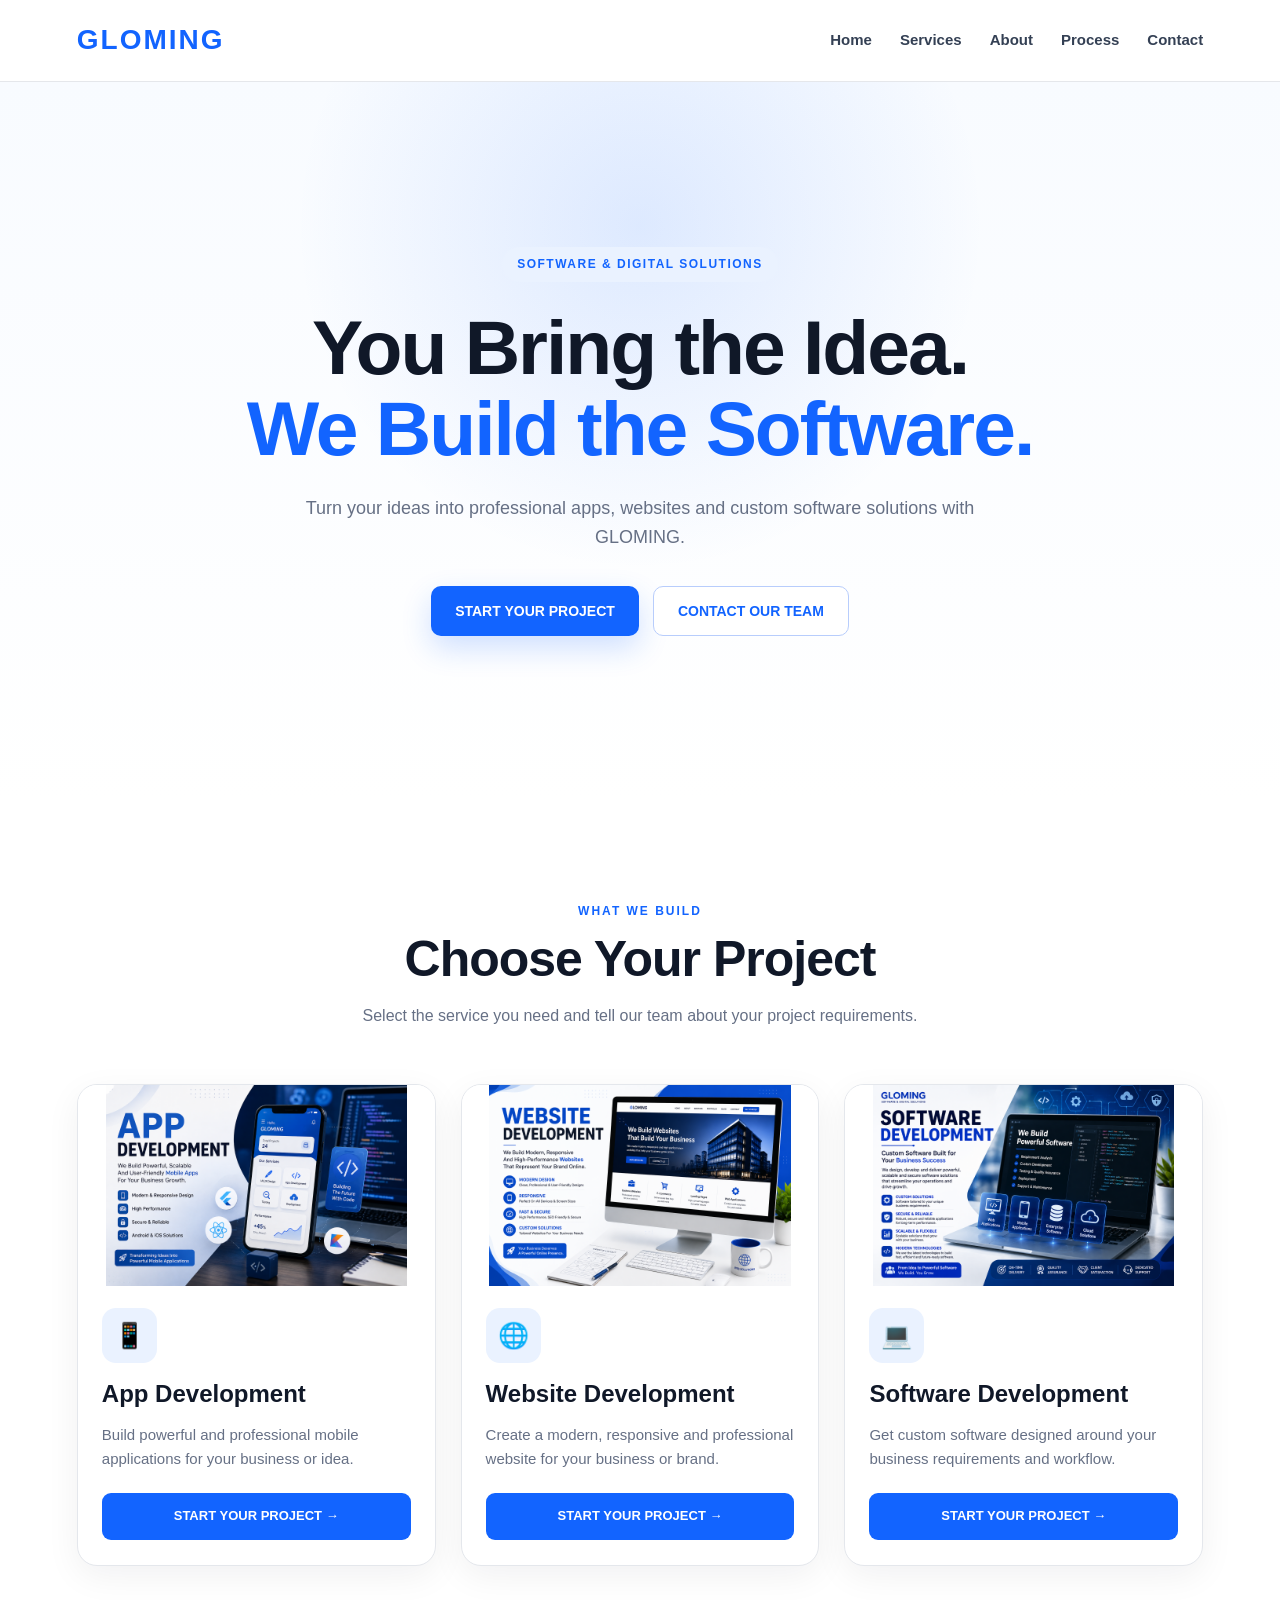
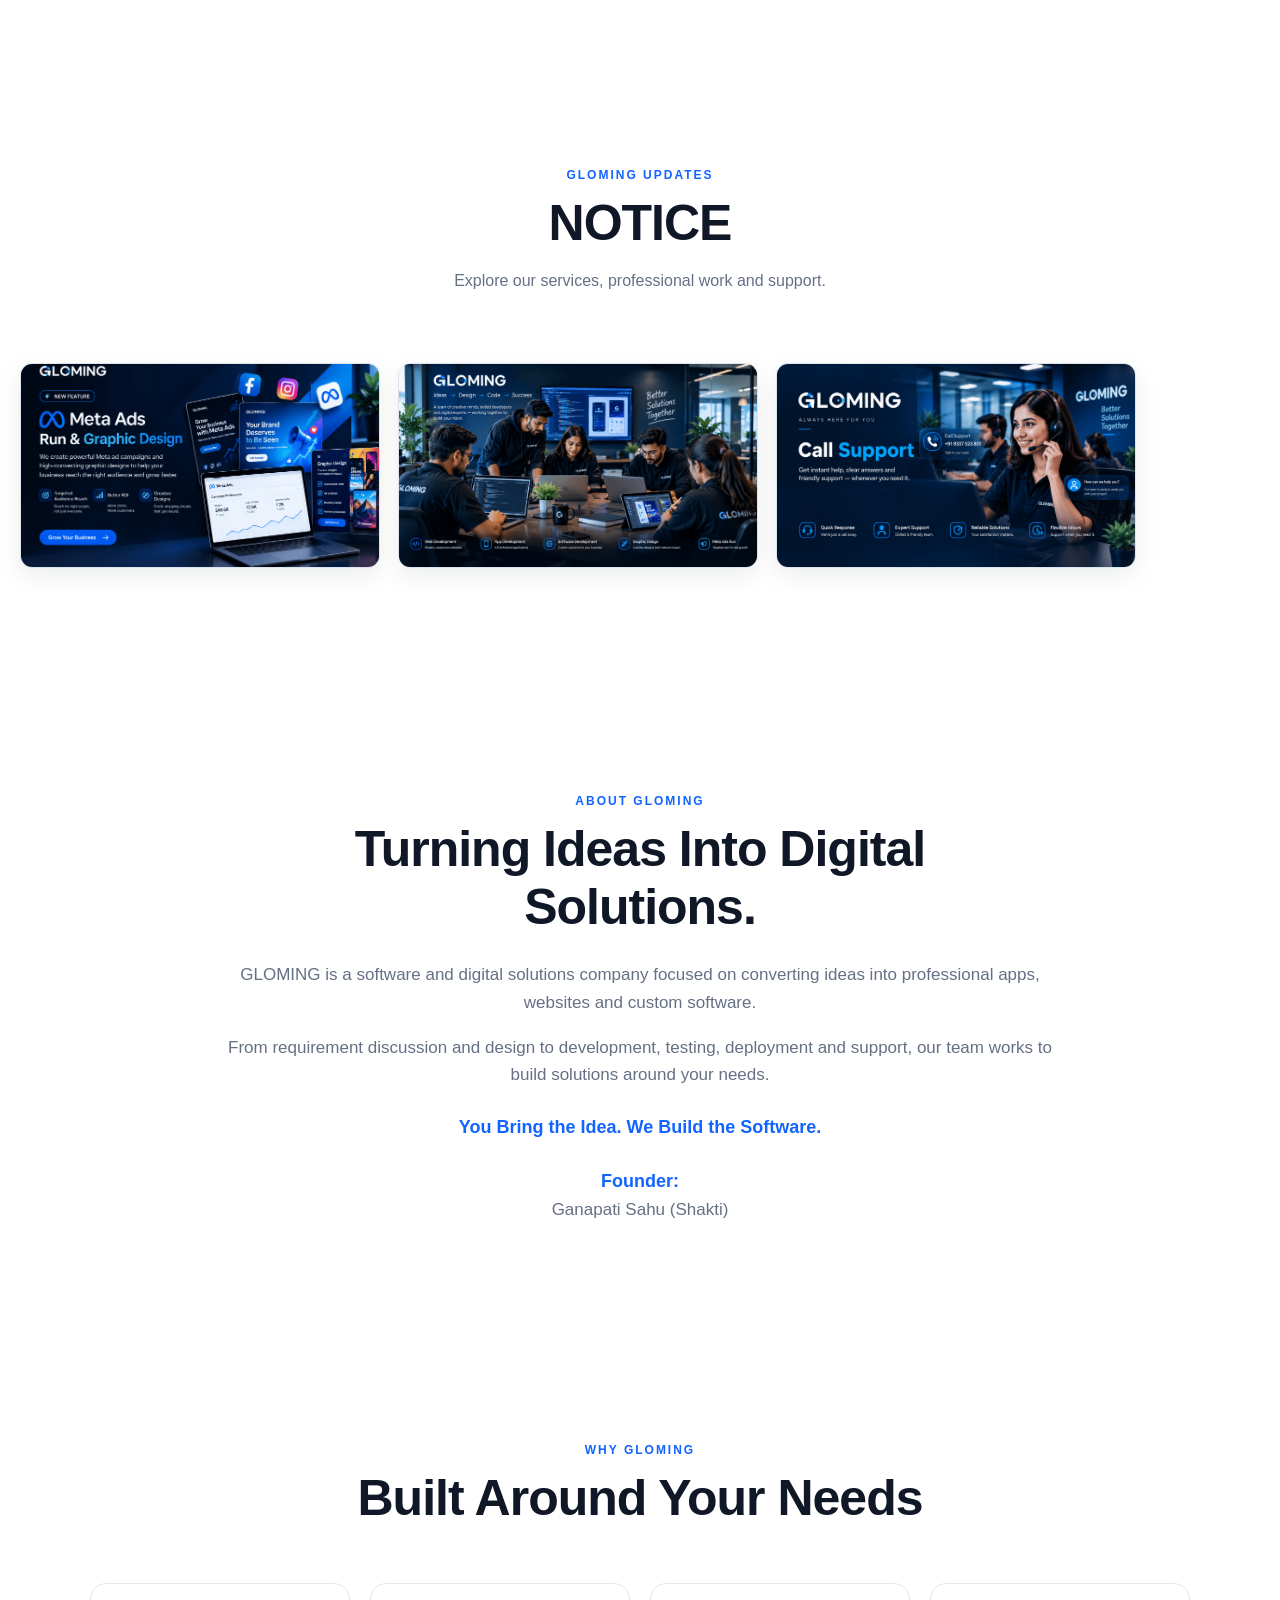
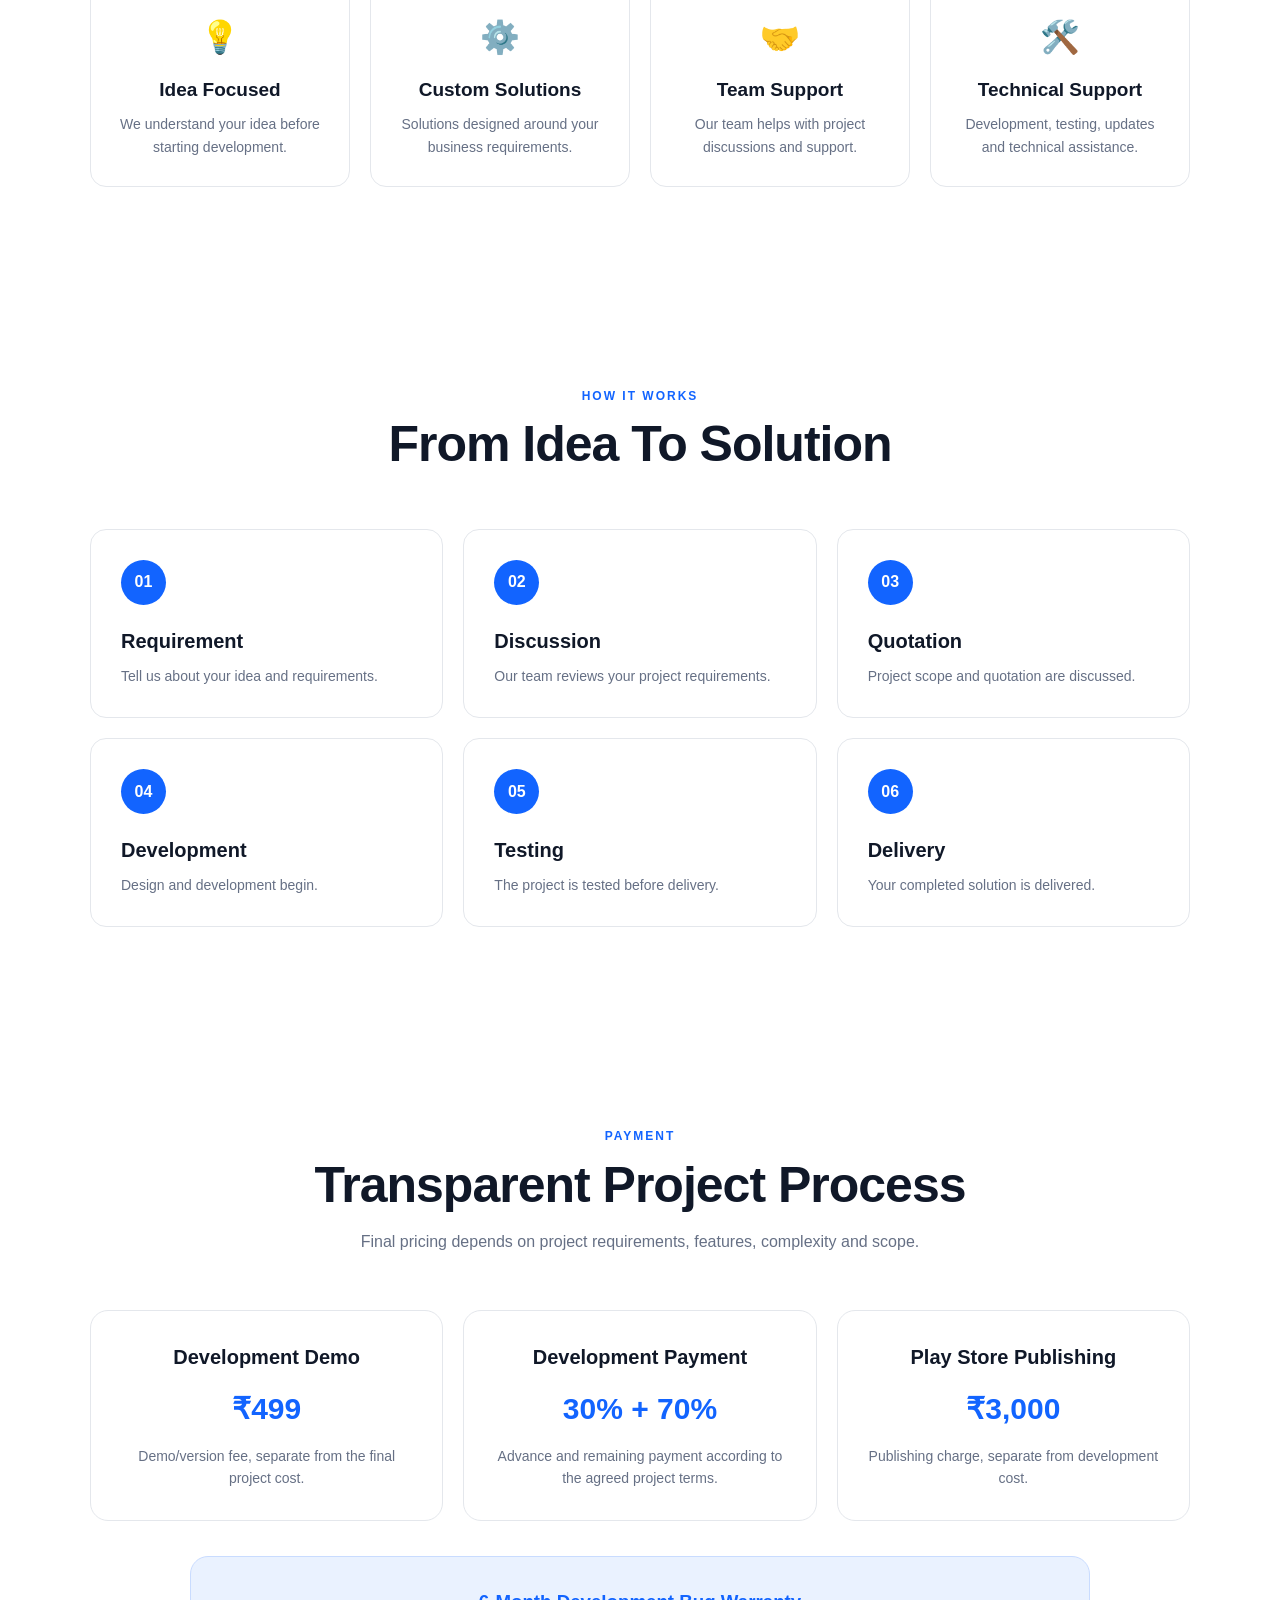
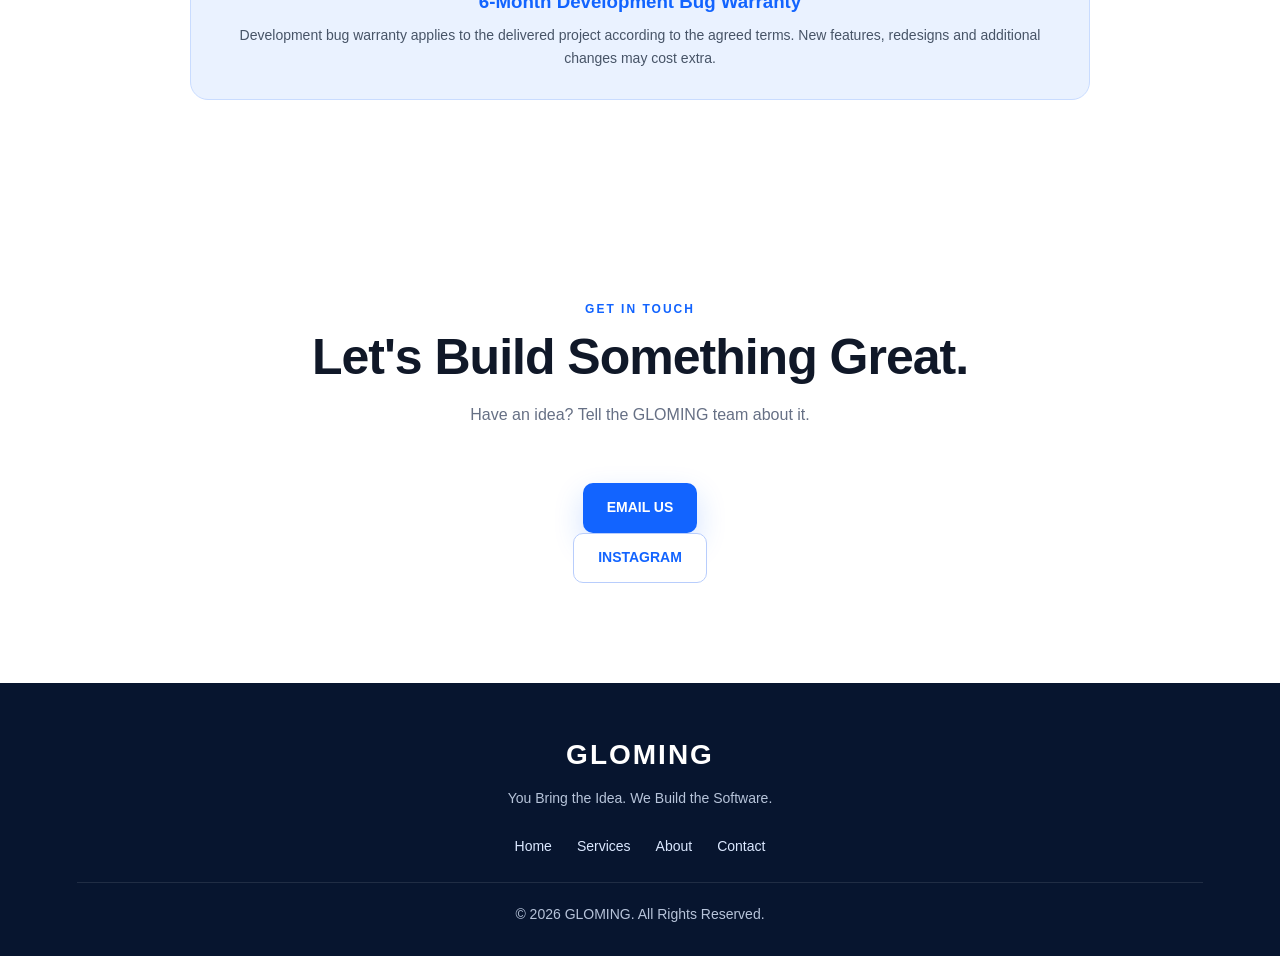
<file: index.html>
<!DOCTYPE html>
<html lang="en">
<head>
<meta charset="UTF-8">
<meta name="viewport" content="width=device-width, initial-scale=1.0">

<title>GLOMING | Software & Digital Solutions</title>
<meta name="description" content="GLOMING — You Bring the Idea. We Build the Software.">

<link rel="stylesheet" href="style.css">

<style>
/* NOTICE SECTION - MANUAL SCROLL ONLY */
#notice.notice-section {
    width: 100%;
    max-width: 100%;
    overflow: hidden;
    box-sizing: border-box;
}

#notice .section-heading {
    text-align: center;
    padding: 0 20px;
}

#notice .notice-slider {
    display: block !important;
    width: 100% !important;
    max-width: 100% !important;
    overflow-x: auto !important;
    overflow-y: hidden !important;
    padding: 15px 20px 24px !important;
    margin: 20px 0 0 !important;
    box-sizing: border-box !important;
    background: transparent !important;
    scrollbar-width: thin;
    scrollbar-color: #1769ff #e8edf5;
    -webkit-overflow-scrolling: touch;
}

#notice .notice-track {
    display: flex !important;
    flex-direction: row !important;
    flex-wrap: nowrap !important;
    align-items: stretch !important;
    justify-content: flex-start !important;
    gap: 18px !important;
    width: max-content !important;
    max-width: none !important;
    padding: 0 !important;
    margin: 0 !important;
    animation: none !important;
    transform: none !important;
}

#notice .notice-track img {
    display: block !important;
    flex: 0 0 360px !important;
    width: 360px !important;
    max-width: none !important;
    height: 205px !important;
    min-height: 0 !important;
    object-fit: cover !important;
    object-position: center !important;
    padding: 0 !important;
    margin: 0 !important;
    border: 1px solid #dce4ef;
    border-radius: 12px;
    background: #071426;
    box-sizing: border-box;
    user-select: none;
}

@media (max-width: 600px) {
    #notice .notice-slider {
        padding-left: 14px !important;
        padding-right: 14px !important;
    }

    #notice .notice-track {
        gap: 12px !important;
    }

    #notice .notice-track img {
        flex-basis: 82vw !important;
        width: 82vw !important;
        height: 180px !important;
    }
}
</style>
</head>

<body>

<!-- HEADER -->
<header class="header">
    <a href="#home" class="logo">GLOMING</a>

    <nav class="nav-links">
        <a href="#home">Home</a>
        <a href="#services">Services</a>
        <a href="#about">About</a>
        <a href="#process">Process</a>
        <a href="#contact">Contact</a>
    </nav>
</header>

<!-- HERO -->
<section id="home" class="hero">
    <div class="hero-content">
        <div class="hero-badge">SOFTWARE & DIGITAL SOLUTIONS</div>

        <h1>
            You Bring the Idea.
            <span>We Build the Software.</span>
        </h1>

        <p>
            Turn your ideas into professional apps, websites
            and custom software solutions with GLOMING.
        </p>

        <div class="hero-buttons">
            <a href="#services" class="btn btn-primary">
                START YOUR PROJECT
            </a>

            <a href="#contact" class="btn btn-outline">
                CONTACT OUR TEAM
            </a>
        </div>
    </div>
</section>

<!-- SERVICES -->
<section id="services" class="section">
    <div class="section-heading">
        <span>WHAT WE BUILD</span>
        <h2>Choose Your Project</h2>
        <p>
            Select the service you need and tell our team
            about your project requirements.
        </p>
    </div>

    <div class="service-grid">

        <article class="service-card">
            <div class="service-image">
                <img src="app-development.png"
                     alt="App Development" loading="lazy">
            </div>
            <div class="service-icon">📱</div>
            <h3>App Development</h3>
            <p>
                Build powerful and professional mobile
                applications for your business or idea.
            </p>
            <a href="https://docs.google.com/forms/d/e/1FAIpQLSe6E-F8WD4qo6jbXWaG0Kzcu2emusAHNSEcnp9xll7ch6D1jg/viewform?usp=header"
               target="_blank" rel="noopener noreferrer"
               class="service-button">
                START YOUR PROJECT →
            </a>
        </article>

        <article class="service-card">
            <div class="service-image">
                <img src="website-development.png"
                     alt="Website Development" loading="lazy">
            </div>
            <div class="service-icon">🌐</div>
            <h3>Website Development</h3>
            <p>
                Create a modern, responsive and professional
                website for your business or brand.
            </p>
            <a href="https://docs.google.com/forms/d/e/1FAIpQLSc4xJUYb_TyGVLKIgFxxtJuYFb3Xs6YS7rt8WAdvtJG7e3RQA/viewform?usp=header"
               target="_blank" rel="noopener noreferrer"
               class="service-button">
                START YOUR PROJECT →
            </a>
        </article>

        <article class="service-card">
            <div class="service-image">
                <img src="software-development.png"
                     alt="Software Development" loading="lazy">
            </div>
            <div class="service-icon">💻</div>
            <h3>Software Development</h3>
            <p>
                Get custom software designed around your
                business requirements and workflow.
            </p>
            <a href="https://docs.google.com/forms/d/e/1FAIpQLSfvKNNsyXBiUIMg9HU2gVYXoPSlkqOPd10bLKBuuhA1ZF5nMw/viewform?usp=header"
               target="_blank" rel="noopener noreferrer"
               class="service-button">
                START YOUR PROJECT →
            </a>
        </article>

    </div>
</section>

<!-- NOTICE: ONLY 3 PHOTOS, MANUAL SCROLL -->
<section id="notice" class="section notice-section">

    <div class="section-heading">
        <span>GLOMING UPDATES</span>
        <h2>NOTICE</h2>
        <p>
            Explore our services, professional work and support.
        </p>
    </div>

    <div class="notice-slider">
        <div class="notice-track">

            <img src="notice-5.png"
                 alt="GLOMING Meta Ads and Graphic Design"
                 draggable="false">

            <img src="notice-6.png"
                 alt="GLOMING Professional Team and Work"
                 draggable="false">

            <img src="notice-7.png"
                 alt="GLOMING Call Support"
                 draggable="false">

        </div>
    </div>

</section>

<!-- ABOUT -->
<section id="about" class="section">
    <div class="about-content">
        <div class="section-heading">
            <span>ABOUT GLOMING</span>
            <h2>Turning Ideas Into Digital Solutions.</h2>
        </div>

        <p>
            GLOMING is a software and digital solutions company
            focused on converting ideas into professional apps,
            websites and custom software.
        </p>

        <p>
            From requirement discussion and design to development,
            testing, deployment and support, our team works to
            build solutions around your needs.
        </p>

        <strong>
            You Bring the Idea. We Build the Software.
        </strong>

        <p>
            <strong>Founder:</strong>
            <a href="founder.html">Ganapati Sahu (Shakti)</a>
        </p>
    </div>
</section>

<!-- WHY GLOMING -->
<section class="section">
    <div class="section-heading">
        <span>WHY GLOMING</span>
        <h2>Built Around Your Needs</h2>
    </div>

    <div class="why-grid">
        <div class="why-card">
            <div>💡</div>
            <h3>Idea Focused</h3>
            <p>We understand your idea before starting development.</p>
        </div>

        <div class="why-card">
            <div>⚙️</div>
            <h3>Custom Solutions</h3>
            <p>Solutions designed around your business requirements.</p>
        </div>

        <div class="why-card">
            <div>🤝</div>
            <h3>Team Support</h3>
            <p>Our team helps with project discussions and support.</p>
        </div>

        <div class="why-card">
            <div>🛠️</div>
            <h3>Technical Support</h3>
            <p>Development, testing, updates and technical assistance.</p>
        </div>
    </div>
</section>

<!-- PROCESS -->
<section id="process" class="section">
    <div class="section-heading">
        <span>HOW IT WORKS</span>
        <h2>From Idea To Solution</h2>
    </div>

    <div class="process-grid">
        <div class="process-card">
            <span>01</span>
            <h3>Requirement</h3>
            <p>Tell us about your idea and requirements.</p>
        </div>

        <div class="process-card">
            <span>02</span>
            <h3>Discussion</h3>
            <p>Our team reviews your project requirements.</p>
        </div>

        <div class="process-card">
            <span>03</span>
            <h3>Quotation</h3>
            <p>Project scope and quotation are discussed.</p>
        </div>

        <div class="process-card">
            <span>04</span>
            <h3>Development</h3>
            <p>Design and development begin.</p>
        </div>

        <div class="process-card">
            <span>05</span>
            <h3>Testing</h3>
            <p>The project is tested before delivery.</p>
        </div>

        <div class="process-card">
            <span>06</span>
            <h3>Delivery</h3>
            <p>Your completed solution is delivered.</p>
        </div>
    </div>
</section>

<!-- PAYMENT -->
<section class="section">
    <div class="section-heading">
        <span>PAYMENT</span>
        <h2>Transparent Project Process</h2>
        <p>
            Final pricing depends on project requirements,
            features, complexity and scope.
        </p>
    </div>

    <div class="payment-grid">
        <div class="payment-card">
            <h3>Development Demo</h3>
            <strong>₹499</strong>
            <p>
                Demo/version fee, separate from the final project cost.
            </p>
        </div>

        <div class="payment-card">
            <h3>Development Payment</h3>
            <strong>30% + 70%</strong>
            <p>
                Advance and remaining payment according to
                the agreed project terms.
            </p>
        </div>

        <div class="payment-card">
            <h3>Play Store Publishing</h3>
            <strong>₹3,000</strong>
            <p>
                Publishing charge, separate from development cost.
            </p>
        </div>
    </div>

    <div class="warranty-box">
        <h3>6-Month Development Bug Warranty</h3>
        <p>
            Development bug warranty applies to the delivered
            project according to the agreed terms. New features,
            redesigns and additional changes may cost extra.
        </p>
    </div>
</section>

<!-- CONTACT -->
<section id="contact" class="section">
    <div class="contact-box">
        <div class="section-heading">
            <span>GET IN TOUCH</span>
            <h2>Let's Build Something Great.</h2>
            <p>Have an idea? Tell the GLOMING team about it.</p>
        </div>

        
<div class="contact-buttons">
    <a
        href="https://mail.google.com/mail/?view=cm&fs=1&to=glomingofficial@gmail.com"
        class="btn btn-primary"
        target="_blank"
        rel="noopener noreferrer"
    >
        EMAIL US
    </a>
</div>

            </a>

            <a href="https://www.instagram.com/gloming.in/"
               target="_blank" rel="noopener noreferrer"
               class="btn btn-outline">
                INSTAGRAM
            </a>
        </div>
    </div>
</section>

<!-- FOOTER -->
<footer class="footer">
    <div class="footer-logo">GLOMING</div>
    <p>You Bring the Idea. We Build the Software.</p>

    <div class="footer-links">
        <a href="#home">Home</a>
        <a href="#services">Services</a>
        <a href="#about">About</a>
        <a href="#contact">Contact</a>
    </div>

    <p class="copyright">
        © 2026 GLOMING. All Rights Reserved.
    </p>
</footer>

<!-- CHATBASE -->
<script>
(function () {
    if (!window.chatbase ||
        window.chatbase("getState") !== "initialized") {

        window.chatbase = (...args) => {
            if (!window.chatbase.q) {
                window.chatbase.q = [];
            }
            window.chatbase.q.push(args);
        };

        window.chatbase = new Proxy(window.chatbase, {
            get(target, prop) {
                if (prop === "q") {
                    return target.q;
                }
                return (...args) => target(prop, ...args);
            }
        });
    }

    function onLoad() {
        const script = document.createElement("script");
        script.src = "https://www.chatbase.co/embed.min.js";
        script.id = "g6slCvy-ffQx4RWCzINAU";
        script.domain = "www.chatbase.co";
        document.body.appendChild(script);
    }

    if (document.readyState === "complete") {
        onLoad();
    } else {
        window.addEventListener("load", onLoad);
    }
})();
</script>

</body>
</html>
</file>
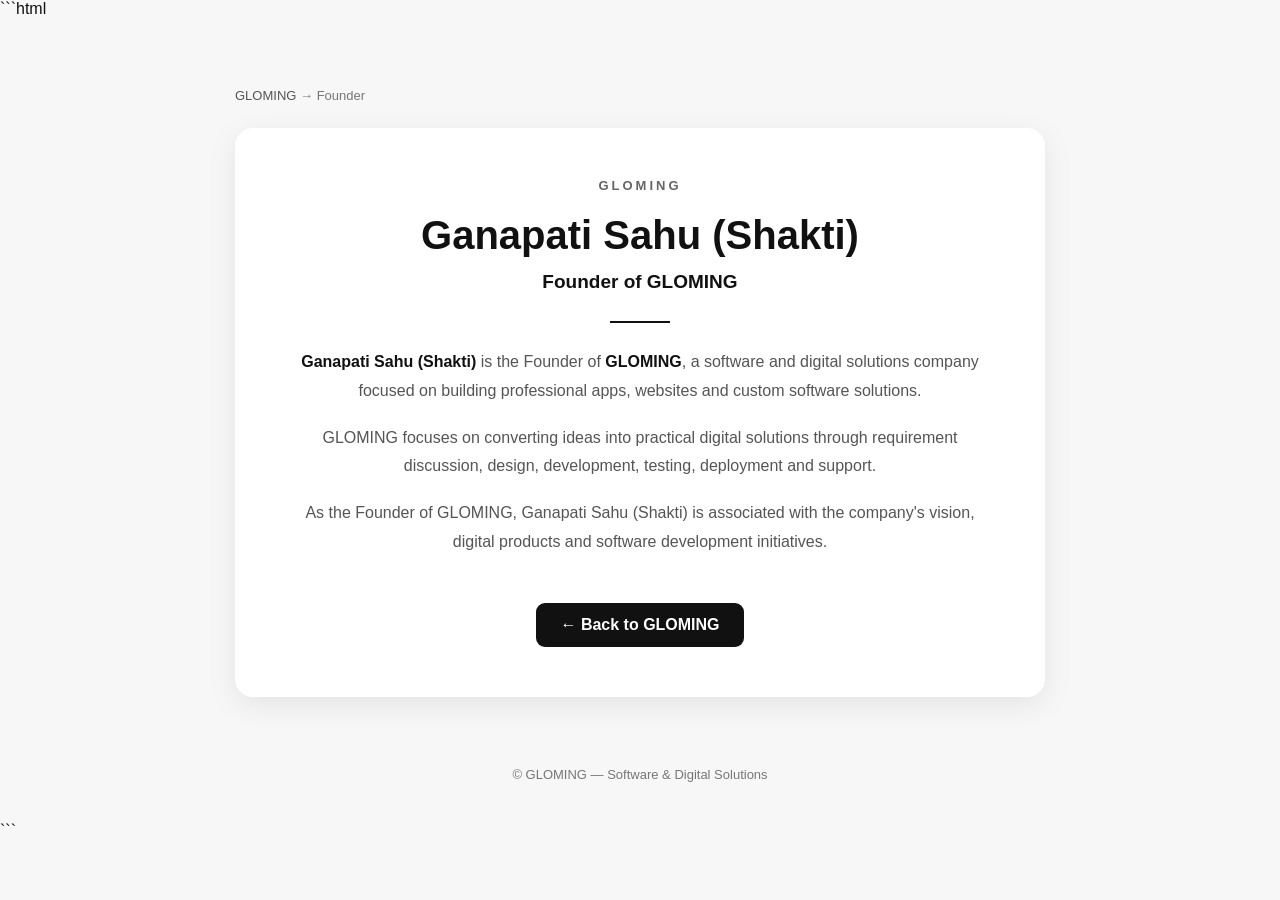
<file: founder.html>
```html
<!DOCTYPE html>
<html lang="en">

<head>

    <meta charset="UTF-8">

    <meta name="viewport" content="width=device-width, initial-scale=1.0">

    <!-- Primary SEO -->
    <title>Ganapati Sahu (Shakti) | Founder of GLOMING</title>

    <meta
        name="description"
        content="Ganapati Sahu (Shakti) is the Founder of GLOMING, a software and digital solutions company focused on apps, websites and custom software."
    >

    <meta
        name="robots"
        content="index, follow, max-image-preview:large"
    >

    <meta
        name="author"
        content="Ganapati Sahu (Shakti)"
    >

    <link
        rel="canonical"
        href="https://glomingofficial-oss.github.io/gloming-2/founder.html"
    >


    <!-- Open Graph -->
    <meta
        property="og:type"
        content="profile"
    >

    <meta
        property="og:title"
        content="Ganapati Sahu (Shakti) | Founder of GLOMING"
    >

    <meta
        property="og:description"
        content="Official Founder page of Ganapati Sahu (Shakti), Founder of GLOMING."
    >

    <meta
        property="og:url"
        content="https://glomingofficial-oss.github.io/gloming-2/founder.html"
    >

    <meta
        property="og:site_name"
        content="GLOMING"
    >


    <!--
        ============================================================
        STRUCTURED DATA
        ============================================================

        This connects:

        Ganapati Sahu
              ↓
        Founder of
              ↓
           GLOMING

        And also:

        Ganapati Sahu
              ↓
           worksFor
              ↓
           GLOMING
    -->

    <script type="application/ld+json">
    {
      "@context": "https://schema.org",
      "@graph": [

        {
          "@type": "Organization",
          "@id": "https://glomingofficial-oss.github.io/gloming-2/#organization",
          "name": "GLOMING",
          "url": "https://glomingofficial-oss.github.io/gloming-2/",
          "description": "GLOMING is a software and digital solutions company focused on apps, websites and custom software solutions.",
          "founder": {
            "@id": "https://glomingofficial-oss.github.io/gloming-2/founder.html#person"
          }
        },

        {
          "@type": "Person",
          "@id": "https://glomingofficial-oss.github.io/gloming-2/founder.html#person",
          "name": "Ganapati Sahu",
          "alternateName": "Shakti",
          "jobTitle": "Founder",
          "url": "https://glomingofficial-oss.github.io/gloming-2/founder.html",
          "worksFor": {
            "@id": "https://glomingofficial-oss.github.io/gloming-2/#organization"
          }
        },

        {
          "@type": "WebPage",
          "@id": "https://glomingofficial-oss.github.io/gloming-2/founder.html#webpage",
          "url": "https://glomingofficial-oss.github.io/gloming-2/founder.html",
          "name": "Ganapati Sahu (Shakti) | Founder of GLOMING",
          "description": "Official Founder page of Ganapati Sahu (Shakti), Founder of GLOMING.",
          "isPartOf": {
            "@id": "https://glomingofficial-oss.github.io/gloming-2/#website"
          },
          "about": {
            "@id": "https://glomingofficial-oss.github.io/gloming-2/founder.html#person"
          },
          "breadcrumb": {
            "@id": "https://glomingofficial-oss.github.io/gloming-2/founder.html#breadcrumb"
          }
        },

        {
          "@type": "WebSite",
          "@id": "https://glomingofficial-oss.github.io/gloming-2/#website",
          "name": "GLOMING",
          "url": "https://glomingofficial-oss.github.io/gloming-2/",
          "publisher": {
            "@id": "https://glomingofficial-oss.github.io/gloming-2/#organization"
          }
        },

        {
          "@type": "BreadcrumbList",
          "@id": "https://glomingofficial-oss.github.io/gloming-2/founder.html#breadcrumb",
          "itemListElement": [
            {
              "@type": "ListItem",
              "position": 1,
              "name": "GLOMING",
              "item": "https://glomingofficial-oss.github.io/gloming-2/"
            },
            {
              "@type": "ListItem",
              "position": 2,
              "name": "Founder",
              "item": "https://glomingofficial-oss.github.io/gloming-2/founder.html"
            }
          ]
        }

      ]
    }
    </script>


    <style>

        * {
            box-sizing: border-box;
        }

        html {
            scroll-behavior: smooth;
        }

        body {
            margin: 0;
            font-family: Arial, Helvetica, sans-serif;
            background: #f7f7f7;
            color: #111;
        }

        .container {
            max-width: 850px;
            margin: 0 auto;
            padding: 70px 20px;
        }

        .card {
            background: #ffffff;
            padding: 50px 35px;
            border-radius: 18px;
            text-align: center;
            box-shadow: 0 8px 30px rgba(0, 0, 0, 0.08);
        }

        .label {
            font-size: 13px;
            letter-spacing: 3px;
            font-weight: bold;
            color: #666;
            margin-bottom: 18px;
            text-transform: uppercase;
        }

        h1 {
            margin: 0 0 12px;
            font-size: 40px;
            line-height: 1.2;
        }

        .role {
            font-size: 19px;
            font-weight: bold;
            margin-bottom: 28px;
        }

        p {
            max-width: 680px;
            margin: 18px auto;
            font-size: 16px;
            line-height: 1.8;
            color: #555;
        }

        .highlight {
            font-weight: bold;
            color: #111;
        }

        .back {
            display: inline-block;
            margin-top: 28px;
            padding: 13px 24px;
            background: #111;
            color: #fff;
            text-decoration: none;
            border-radius: 9px;
            font-weight: bold;
            transition: 0.2s ease;
        }

        .back:hover {
            opacity: 0.85;
            transform: translateY(-1px);
        }

        .breadcrumb {
            margin-bottom: 25px;
            font-size: 13px;
            color: #777;
        }

        .breadcrumb a {
            color: #555;
            text-decoration: none;
        }

        .breadcrumb a:hover {
            text-decoration: underline;
        }

        .divider {
            width: 60px;
            height: 2px;
            background: #111;
            margin: 25px auto;
        }

        footer {
            text-align: center;
            padding: 0 20px 40px;
            font-size: 13px;
            color: #777;
        }

        @media (max-width: 600px) {

            .container {
                padding: 40px 15px;
            }

            .card {
                padding: 38px 22px;
                border-radius: 14px;
            }

            h1 {
                font-size: 30px;
            }

            .role {
                font-size: 17px;
            }

            p {
                font-size: 15px;
                line-height: 1.7;
            }

        }

    </style>

</head>


<body>

    <main class="container">

        <!-- Breadcrumb -->
        <nav
            class="breadcrumb"
            aria-label="Breadcrumb"
        >
            <a href="https://glomingofficial-oss.github.io/gloming-2/">
                GLOMING
            </a>

            <span aria-hidden="true"> → </span>

            <span>Founder</span>
        </nav>


        <!-- Founder Profile -->
        <section class="card">

            <div class="label">
                GLOMING
            </div>


            <h1>
                Ganapati Sahu (Shakti)
            </h1>


            <div class="role">
                Founder of GLOMING
            </div>


            <div class="divider"></div>


            <p>
                <span class="highlight">Ganapati Sahu (Shakti)</span>
                is the Founder of
                <span class="highlight">GLOMING</span>,
                a software and digital solutions company focused
                on building professional apps, websites and
                custom software solutions.
            </p>


            <p>
                GLOMING focuses on converting ideas into practical
                digital solutions through requirement discussion,
                design, development, testing, deployment and support.
            </p>


            <p>
                As the Founder of GLOMING, Ganapati Sahu (Shakti)
                is associated with the company's vision,
                digital products and software development initiatives.
            </p>


            <a
                class="back"
                href="https://glomingofficial-oss.github.io/gloming-2/"
            >
                ← Back to GLOMING
            </a>

        </section>

    </main>


    <footer>
        © GLOMING — Software & Digital Solutions
    </footer>

</body>

</html>
```
</file>
<file: style.css>
/* =========================================================
   GLOMING WEBSITE - PREMIUM BLUE + WHITE
   UPDATED CSS - IMAGE DISPLAY FIX
========================================================= */

* {
    margin: 0;
    padding: 0;
    box-sizing: border-box;
}

html {
    scroll-behavior: smooth;
}

body {
    font-family: Arial, Helvetica, sans-serif;
    background: #ffffff;
    color: #101828;
    line-height: 1.6;
    overflow-x: hidden;
}

a {
    text-decoration: none;
    color: inherit;
}

img {
    display: block;
    max-width: 100%;
}

/* HEADER */

.header {
    position: sticky;
    top: 0;
    z-index: 1000;
    width: 100%;
    display: flex;
    align-items: center;
    justify-content: space-between;
    padding: 18px 6%;
    background: rgba(255, 255, 255, 0.97);
    border-bottom: 1px solid #e5e7eb;
    backdrop-filter: blur(12px);
}

.logo {
    font-size: 28px;
    font-weight: 900;
    letter-spacing: 2px;
    color: #1264ff;
    white-space: nowrap;
}

.nav-links {
    display: flex;
    align-items: center;
    gap: 28px;
}

.nav-links a {
    font-size: 15px;
    font-weight: 600;
    color: #344054;
    transition: color 0.3s ease;
}

.nav-links a:hover {
    color: #1264ff;
}

.nav-button {
    display: none;
}

/* HERO */

.hero {
    min-height: 720px;
    display: flex;
    align-items: center;
    justify-content: center;
    text-align: center;
    padding: 100px 6%;
    background:
        radial-gradient(
            circle at 50% 20%,
            rgba(18, 100, 255, 0.12),
            transparent 40%
        ),
        linear-gradient(
            180deg,
            #f8fbff 0%,
            #ffffff 100%
        );
}

.hero-content {
    max-width: 900px;
}

.hero-badge {
    display: inline-block;
    padding: 8px 15px;
    margin-bottom: 25px;
    border-radius: 50px;
    background: #eaf2ff;
    color: #1264ff;
    font-size: 12px;
    font-weight: 800;
    letter-spacing: 1.5px;
}

.hero h1 {
    font-size: clamp(42px, 6vw, 78px);
    line-height: 1.05;
    font-weight: 900;
    letter-spacing: -2px;
    margin-bottom: 25px;
}

.hero h1 span {
    display: block;
    color: #1264ff;
}

.hero p {
    max-width: 700px;
    margin: 0 auto 35px;
    color: #667085;
    font-size: 18px;
}

.hero-buttons {
    display: flex;
    justify-content: center;
    align-items: center;
    gap: 14px;
    flex-wrap: wrap;
}

/* BUTTONS */

.btn {
    display: inline-flex;
    align-items: center;
    justify-content: center;
    min-height: 50px;
    padding: 0 24px;
    border-radius: 10px;
    font-size: 14px;
    font-weight: 800;
    transition: 0.3s ease;
}

.btn-primary {
    background: #1264ff;
    color: #ffffff;
    box-shadow: 0 12px 30px rgba(18, 100, 255, 0.20);
}

.btn-primary:hover {
    background: #084dcc;
    transform: translateY(-3px);
    box-shadow: 0 16px 35px rgba(18, 100, 255, 0.28);
}

.btn-outline {
    background: #ffffff;
    color: #1264ff;
    border: 1px solid #b8cdfc;
}

.btn-outline:hover {
    background: #f0f5ff;
    transform: translateY(-3px);
}

/* GENERAL SECTIONS */

.section {
    padding: 100px 6%;
}

.section-heading {
    max-width: 750px;
    margin: 0 auto 55px;
    text-align: center;
}

.section-heading.left {
    margin-left: 0;
    margin-right: 0;
    text-align: left;
}

.section-heading span {
    display: block;
    margin-bottom: 10px;
    color: #1264ff;
    font-size: 12px;
    font-weight: 900;
    letter-spacing: 2px;
}

.section-heading h2 {
    font-size: clamp(32px, 4vw, 50px);
    line-height: 1.15;
    margin-bottom: 15px;
    font-weight: 900;
    letter-spacing: -1px;
}

.section-heading p {
    color: #667085;
    font-size: 16px;
}

/* SERVICES GRID */

.service-grid {
    max-width: 1200px;
    margin: auto;
    display: grid;
    grid-template-columns: repeat(3, minmax(0, 1fr));
    gap: 25px;
}

.service-card {
    overflow: hidden;
    background: #ffffff;
    border: 1px solid #e4e7ec;
    border-radius: 20px;
    box-shadow: 0 10px 35px rgba(16, 24, 40, 0.06);
    transition: transform 0.35s ease, box-shadow 0.35s ease;
}

.service-card:hover {
    transform: translateY(-5px);
    border-color: #b8cdfc;
    box-shadow: 0 20px 45px rgba(18, 100, 255, 0.12);
}

/* SERVICE IMAGES - FULL GRAPHIC, LESS CROPPING */

.service-image {
    width: 100%;
    aspect-ratio: 16 / 9;
    overflow: hidden;
    background: #ffffff;
}

.service-image img {
    display: block;
    width: 100%;
    height: 100%;
    object-fit: contain;
    object-position: center;
    image-rendering: auto;
    transition: transform 0.35s ease;
}

.service-card:hover .service-image img {
    transform: scale(1.015);
}

/* SERVICE CONTENT */

.service-icon {
    width: 55px;
    height: 55px;
    display: flex;
    align-items: center;
    justify-content: center;
    margin: 22px 24px 12px;
    border-radius: 14px;
    background: #eaf2ff;
    font-size: 25px;
}

.service-card h3 {
    padding: 0 24px;
    font-size: 24px;
    margin-bottom: 10px;
}

.service-card p {
    padding: 0 24px;
    color: #667085;
    font-size: 15px;
    margin-bottom: 22px;
}

.service-button {
    display: block;
    margin: 0 24px 25px;
    padding: 13px 16px;
    text-align: center;
    border-radius: 9px;
    background: #1264ff;
    color: #ffffff;
    font-size: 13px;
    font-weight: 800;
    transition: background 0.3s ease;
}

.service-button:hover {
    background: #084dcc;
}

/* NOTICE SLIDER */

.notice-slider {
    width: 100%;
    overflow: hidden;
    padding: 10px 0;
}

.notice-track {
    width: max-content;
    display: flex;
    align-items: center;
    gap: 20px;
    animation: noticeScroll 30s linear infinite;
    will-change: transform;
}

.notice-track:hover {
    animation-play-state: paused;
}

.notice-track img {
    width: 420px;
    height: auto;
    aspect-ratio: 16 / 9;
    object-fit: contain;
    object-position: center;
    flex-shrink: 0;
    display: block;
    background: #ffffff;
    border-radius: 15px;
    border: 1px solid #e4e7ec;
    box-shadow: 0 8px 25px rgba(16, 24, 40, 0.08);
}

@keyframes noticeScroll {
    0% {
        transform: translateX(0);
    }

    100% {
        transform: translateX(-50%);
    }
}

/* ABOUT */

.about-content {
    max-width: 850px;
    margin: auto;
    text-align: center;
}

.about-content .section-heading {
    text-align: center;
    margin-bottom: 25px;
}

.about-heading h2 {
    white-space: normal;
}

.about-content p {
    color: #667085;
    font-size: 17px;
    margin-bottom: 18px;
}

.about-content strong {
    display: block;
    margin-top: 25px;
    color: #1264ff;
    font-size: 18px;
}

/* WHY GLOMING */

.why-grid {
    max-width: 1100px;
    margin: auto;
    display: grid;
    grid-template-columns: repeat(4, minmax(0, 1fr));
    gap: 20px;
}

.why-card {
    padding: 28px;
    background: #ffffff;
    border: 1px solid #e4e7ec;
    border-radius: 16px;
    text-align: center;
    transition: 0.3s ease;
}

.why-card:hover {
    transform: translateY(-5px);
    border-color: #b8cdfc;
}

.why-card > div {
    font-size: 32px;
    margin-bottom: 12px;
}

.why-card h3 {
    margin-bottom: 8px;
    font-size: 19px;
}

.why-card p {
    color: #667085;
    font-size: 14px;
}

/* PROCESS */

.process-grid {
    max-width: 1100px;
    margin: auto;
    display: grid;
    grid-template-columns: repeat(3, minmax(0, 1fr));
    gap: 20px;
}

.process-card {
    position: relative;
    padding: 30px;
    border: 1px solid #e4e7ec;
    border-radius: 16px;
    background: #ffffff;
    transition: 0.3s ease;
}

.process-card:hover {
    transform: translateY(-5px);
    box-shadow: 0 15px 35px rgba(16, 24, 40, 0.07);
}

.process-card > span {
    display: inline-flex;
    width: 45px;
    height: 45px;
    align-items: center;
    justify-content: center;
    margin-bottom: 20px;
    border-radius: 50%;
    background: #1264ff;
    color: #ffffff;
    font-weight: 900;
}

.process-card h3 {
    margin-bottom: 8px;
    font-size: 20px;
}

.process-card p {
    color: #667085;
    font-size: 14px;
}

/* PAYMENT */

.payment-grid {
    max-width: 1100px;
    margin: auto;
    display: grid;
    grid-template-columns: repeat(3, minmax(0, 1fr));
    gap: 20px;
}

.payment-card {
    padding: 30px;
    background: #ffffff;
    border: 1px solid #e4e7ec;
    border-radius: 18px;
    text-align: center;
}

.payment-card h3 {
    margin-bottom: 12px;
    font-size: 20px;
}

.payment-card strong {
    display: block;
    margin-bottom: 12px;
    color: #1264ff;
    font-size: 30px;
}

.payment-card p {
    color: #667085;
    font-size: 14px;
}

.warranty-box {
    max-width: 900px;
    margin: 35px auto 0;
    padding: 30px;
    text-align: center;
    border-radius: 18px;
    background: #eaf2ff;
    border: 1px solid #c9dcff;
}

.warranty-box h3 {
    margin-bottom: 8px;
    color: #1264ff;
}

.warranty-box p {
    color: #475467;
    font-size: 14px;
}

/* CONTACT */

.contact-box {
    max-width: 850px;
    margin: auto;
    text-align: center;
}

.contact-buttons {
    display: flex;
    justify-content: center;
    gap: 14px;
    flex-wrap: wrap;
}

/* FOOTER */

.footer {
    padding: 50px 6% 30px;
    background: #07152f;
    color: #ffffff;
    text-align: center;
}

.footer-logo {
    margin-bottom: 10px;
    font-size: 28px;
    font-weight: 900;
    letter-spacing: 2px;
}

.footer > p {
    color: #b7c4da;
    font-size: 14px;
}

.footer-links {
    display: flex;
    justify-content: center;
    gap: 25px;
    margin: 25px 0;
}

.footer-links a {
    color: #dbe8ff;
    font-size: 14px;
    transition: 0.3s ease;
}

.footer-links a:hover {
    color: #ffffff;
}

.copyright {
    padding-top: 20px;
    border-top: 1px solid rgba(255, 255, 255, 0.1);
}

/* TABLET */

@media (max-width: 900px) {
    .nav-links {
        display: none;
    }

    .service-grid,
    .payment-grid {
        grid-template-columns: repeat(2, minmax(0, 1fr));
    }

    .why-grid {
        grid-template-columns: repeat(2, minmax(0, 1fr));
    }

    .process-grid {
        grid-template-columns: repeat(2, minmax(0, 1fr));
    }

    .notice-track img {
        width: 360px;
    }
}

/* MOBILE */

@media (max-width: 600px) {
    .header {
        padding: 15px 5%;
    }

    .logo {
        font-size: 23px;
    }

    .hero {
        min-height: 650px;
        padding: 80px 5%;
    }

    .hero h1 {
        font-size: 42px;
        letter-spacing: -1.5px;
    }

    .hero p {
        font-size: 16px;
    }

    .section {
        padding: 75px 5%;
    }

    .section-heading {
        margin-bottom: 40px;
    }

    .section-heading h2 {
        font-size: 34px;
    }

    .service-grid,
    .payment-grid,
    .why-grid,
    .process-grid {
        grid-template-columns: 1fr;
    }

    .service-image {
        width: 100%;
        aspect-ratio: 16 / 9;
        height: auto;
        overflow: hidden;
    }

    .service-image img {
        width: 100%;
        height: 100%;
        object-fit: contain;
        object-position: center;
    }

    .notice-track {
        gap: 15px;
        animation-duration: 24s;
    }

    .notice-track img {
        width: 280px;
        height: 180px;
        aspect-ratio: auto;
        object-fit: contain;
        object-position: center;
        border-radius: 14px;
    }

    .contact-buttons {
        flex-direction: column;
    }

    .contact-buttons .btn {
        width: 100%;
    }

    .footer-links {
        flex-wrap: wrap;
        gap: 15px;
    }
}

/* SMALL MOBILE */

@media (max-width: 380px) {
    .hero h1 {
        font-size: 36px;
    }

    .notice-track img {
        width: 250px;
        height: 160px;
    }
}

/* GLOMING NOTICE FINAL FIX */

#notice.notice-section {
    display: block !important;
    width: 100% !important;
    max-width: 100% !important;
    overflow: hidden !important;
    box-sizing: border-box !important;
    padding-left: 0 !important;
    padding-right: 0 !important;
}

#notice .notice-slider {
    display: block !important;
    width: 100% !important;
    overflow: hidden !important;
    padding: 0 !important;
    margin: 25px 0 0 !important;
    background: #071426 !important;
}

#notice .notice-track {
    display: flex !important;
    flex-direction: row !important;
    flex-wrap: nowrap !important;
    align-items: stretch !important;
    width: max-content !important;
    max-width: none !important;
    gap: 0 !important;
    margin: 0 !important;
    padding: 0 !important;
    animation: glomingNoticeFinal 30s linear infinite !important;
}

#notice .notice-group {
    display: flex !important;
    flex: 0 0 auto !important;
    flex-direction: row !important;
    flex-wrap: nowrap !important;
    width: auto !important;
    gap: 12px !important;
    padding: 12px !important;
    margin: 0 !important;
    box-sizing: border-box !important;
}

#notice .notice-group img {
    display: block !important;
    flex: 0 0 32vw !important;
    width: 32vw !important;
    max-width: 440px !important;
    height: 210px !important;
    min-height: 210px !important;
    object-fit: cover !important;
    border-radius: 10px !important;
    background: #071426 !important;
    box-sizing: border-box !important;
}

@keyframes glomingNoticeFinal {
    from { transform: translateX(0); }
    to { transform: translateX(-50%); }
}

@media (max-width: 600px) {
    #notice .notice-group img {
        flex-basis: 82vw !important;
        width: 82vw !important;
        height: 180px !important;
        min-height: 180px !important;
    }
}
</file>
